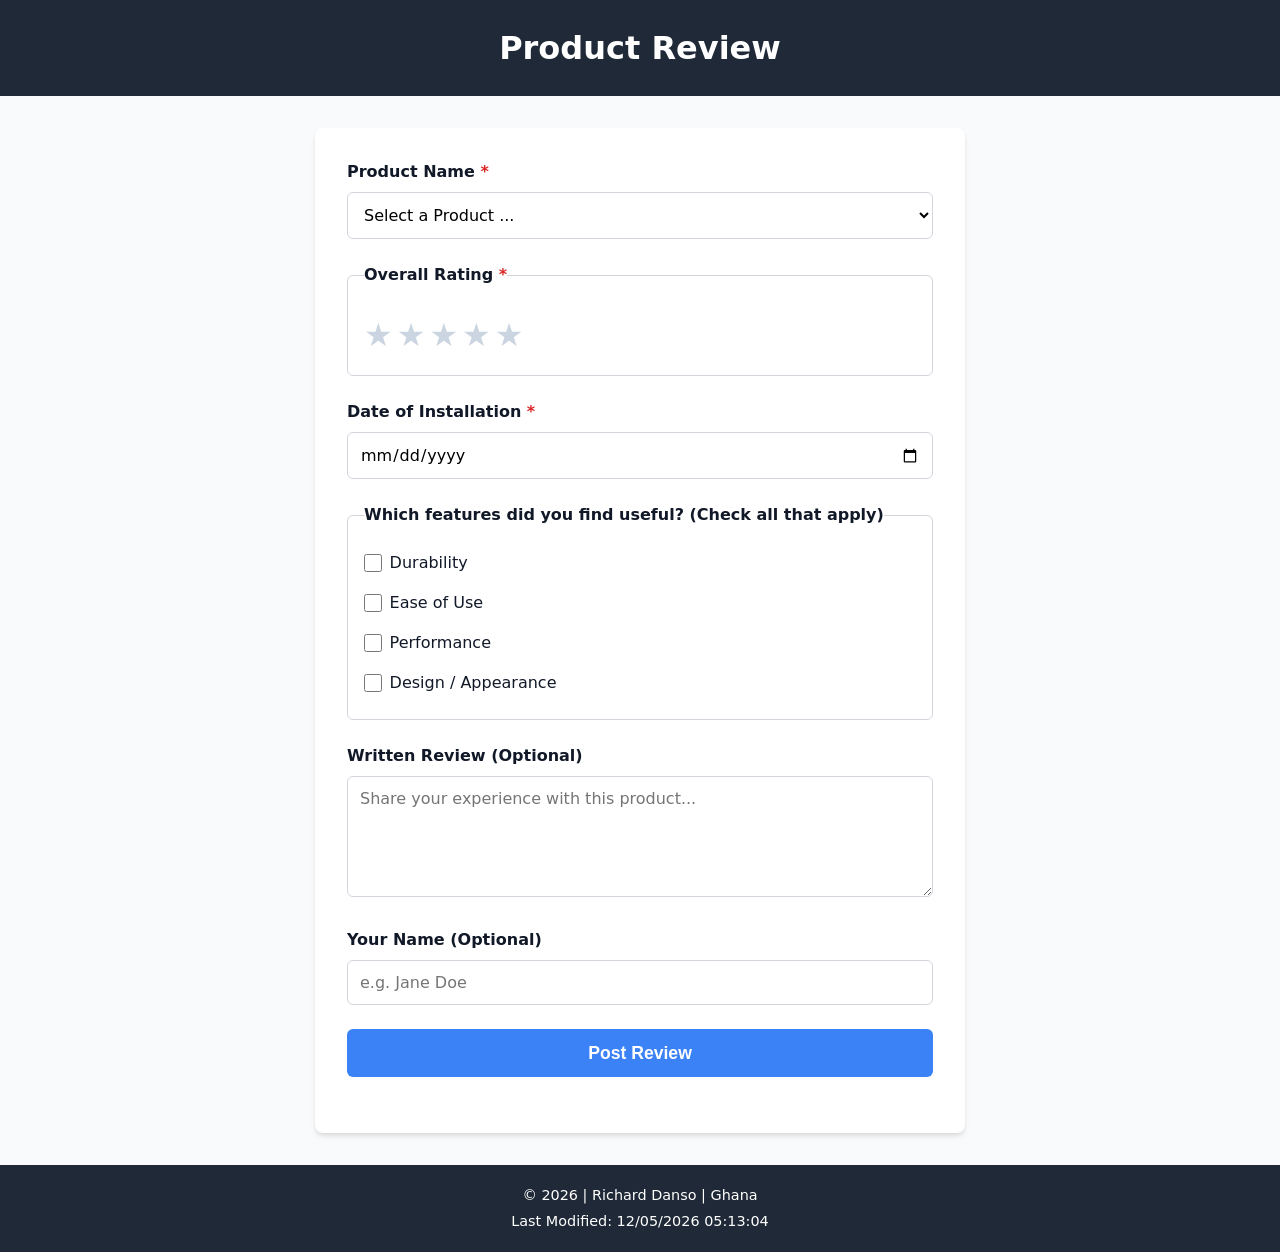
<file: form.html>
<!DOCTYPE html>
<html lang="en">
<head>
    <meta charset="UTF-8">
    <meta name="viewport" content="width=device-width, initial-scale=1.0">
    <title>Product Review Form</title>
    <meta name="description" content="Product review form page for submitting product ratings and customer feedback.">
    <meta name="author" content="Richard Danso">
    <link rel="stylesheet" href="styles/form.css">
    <script src="scripts/form.js" defer></script>
</head>
<body>
    <header>
        <h1>Product Review</h1>
    </header>

    <main>
        <form action="review.html" method="get" class="review-form">
            <!-- Product Name -->
            <div class="form-item">
                <label for="product-select">Product Name <span class="required">*</span></label>
                <select id="product-select" name="productName" required>
                    <option value="" disabled selected>Select a Product ...</option>
                </select>
            </div>

            <!-- Overall Rating -->
            <fieldset class="form-item rating-fieldset">
                <legend>Overall Rating <span class="required">*</span></legend>
                <div class="star-rating">
                    <input type="radio" id="star5" name="rating" value="5" required>
                    <label for="star5" title="5 stars">&#9733;</label>

                    <input type="radio" id="star4" name="rating" value="4" required>
                    <label for="star4" title="4 stars">&#9733;</label>

                    <input type="radio" id="star3" name="rating" value="3" required>
                    <label for="star3" title="3 stars">&#9733;</label>

                    <input type="radio" id="star2" name="rating" value="2" required>
                    <label for="star2" title="2 stars">&#9733;</label>

                    <input type="radio" id="star1" name="rating" value="1" required>
                    <label for="star1" title="1 star">&#9733;</label>
                </div>
            </fieldset>

            <!-- Date of Installation -->
            <div class="form-item">
                <label for="install-date">Date of Installation <span class="required">*</span></label>
                <input type="date" id="install-date" name="installDate" required>
            </div>

            <!-- Useful Features -->
            <fieldset class="form-item">
                <legend>Which features did you find useful? (Check all that apply)</legend>
                <div class="checkbox-group">
                    <label for="feature-durability">
                        <input type="checkbox" id="feature-durability" name="features" value="durability">
                        Durability
                    </label>
                    <label for="feature-ease">
                        <input type="checkbox" id="feature-ease" name="features" value="easeOfUse">
                        Ease of Use
                    </label>
                    <label for="feature-performance">
                        <input type="checkbox" id="feature-performance" name="features" value="performance">
                        Performance
                    </label>

                    <label for="feature-design">
                        <input type="checkbox" id="feature-design" name="features" value="design">
                        Design / Appearance
                    </label>
                </div>
            </fieldset>

            <!-- Written Review -->
            <div class="form-item">
                <label for="written-review">Written Review (Optional)</label>
                <textarea id="written-review" name="writtenReview" rows="5" placeholder="Share your experience with this product..."></textarea>
            </div>

            <!-- User Name -->
            <div class="form-item">
                <label for="user-name">Your Name (Optional)</label>
                <input type="text" id="user-name" name="userName" placeholder="e.g. Jane Doe">
            </div>

            <!-- Submit Button -->
            <div class="form-item">
                <input type="submit" value="Post Review" class="submit-btn">
            </div>
        </form>
    </main>

    <footer>
        <p>&copy; <span id="currentyear"></span> | Richard Danso | Ghana</p>
        <p id="lastModified"></p>
    </footer>
</body>
</html>
</file>
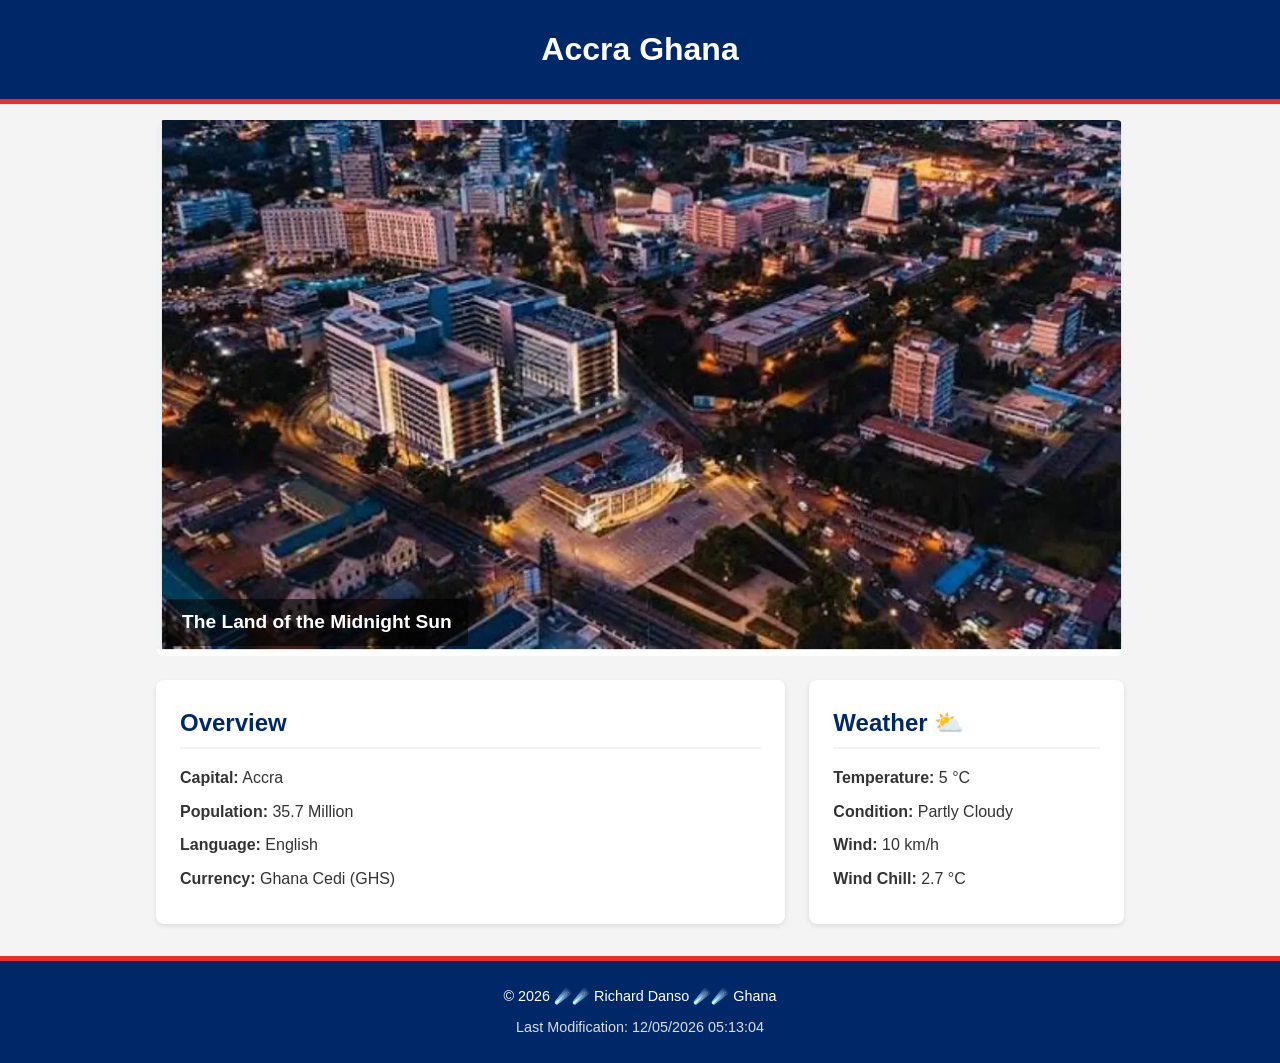
<file: place.html>
<!DOCTYPE html>
<html lang="en">
<head>
    <meta charset="UTF-8">
    <meta name="viewport" content="width=device-width, initial-scale=1.0">
    <title>Explore  Ghana | Country Page</title>
    <meta name="description" content="W03 Assignment - Country Page featuring Ghana layout, facts, and weather data.">
    <link rel="stylesheet" href="styles/place.css">
    <script src="scripts/place.js" defer></script>
</head>
<body>
    <header>
        <h1>Accra Ghana</h1>
    </header>

    <main>
        <div class="hero">
            <!-- Utilizing picture element with srcset and WebP format -->
            <picture>
                <source srcset="images/Accra.webp" media="(min-width: 600px)">
                <img src="images/Accra.webp" alt="Beautiful Accra skyline under daylight" loading="lazy">
            </picture>
            <h2 class="hero-title">The Land of the Midnight Sun</h2>
        </div>

        <section class="info-card">
            <h2>Overview</h2>
            <ul>
                <li><strong>Capital:</strong> Accra</li>
                <li><strong>Population:</strong> 35.7 Million</li>
                <li><strong>Language:</strong> English</li>
                <li><strong>Currency:</strong> Ghana Cedi (GHS)</li>
            </ul>
        </section>

        <section class="weather-card">
            <!-- The pseudo-element will attach the icon right after this heading in desktop view -->
            <h2 class="weather-heading">Weather </h2>
            <div class="weather-info">
                <!-- Mobile SVG Weather Icon -->
                <div class="weather-icon-container">
                    <svg class="mobile-weather-icon" xmlns="http://www.w3.org/2000/svg" viewBox="0 -960 960 960" width="48" height="48">
                        <path d="M480-160q-100 0-170-70t-70-170q0-92 59.5-160T452-636q11-4 22.5-5.5t23.5-1.5q17 0 33.5 3t32.5 9q-25 36-37 78.5T515-464q0 62 31 113.5t84 81.5q-32 37-75.5 58T480-160Z"/>
                    </svg>
                </div>
                <ul>
                    <li><strong>Temperature:</strong> <span id="temp">5</span> °C</li>
                    <li><strong>Condition:</strong> Partly Cloudy</li>
                    <li><strong>Wind:</strong> <span id="wind">10</span> km/h</li>
                    <li><strong>Wind Chill:</strong> <span id="windchill"></span></li>
                </ul>
            </div>
        </section>
    </main>

   <footer>
        <p>&copy; <span id="currentyear"></span> ☄️☄️ Richard Danso ☄️☄️ Ghana</p>
        <p class="last-modified">Last Modification: <span id="lastModified"></span></p>
    </footer>
</body>
</html>
</file>
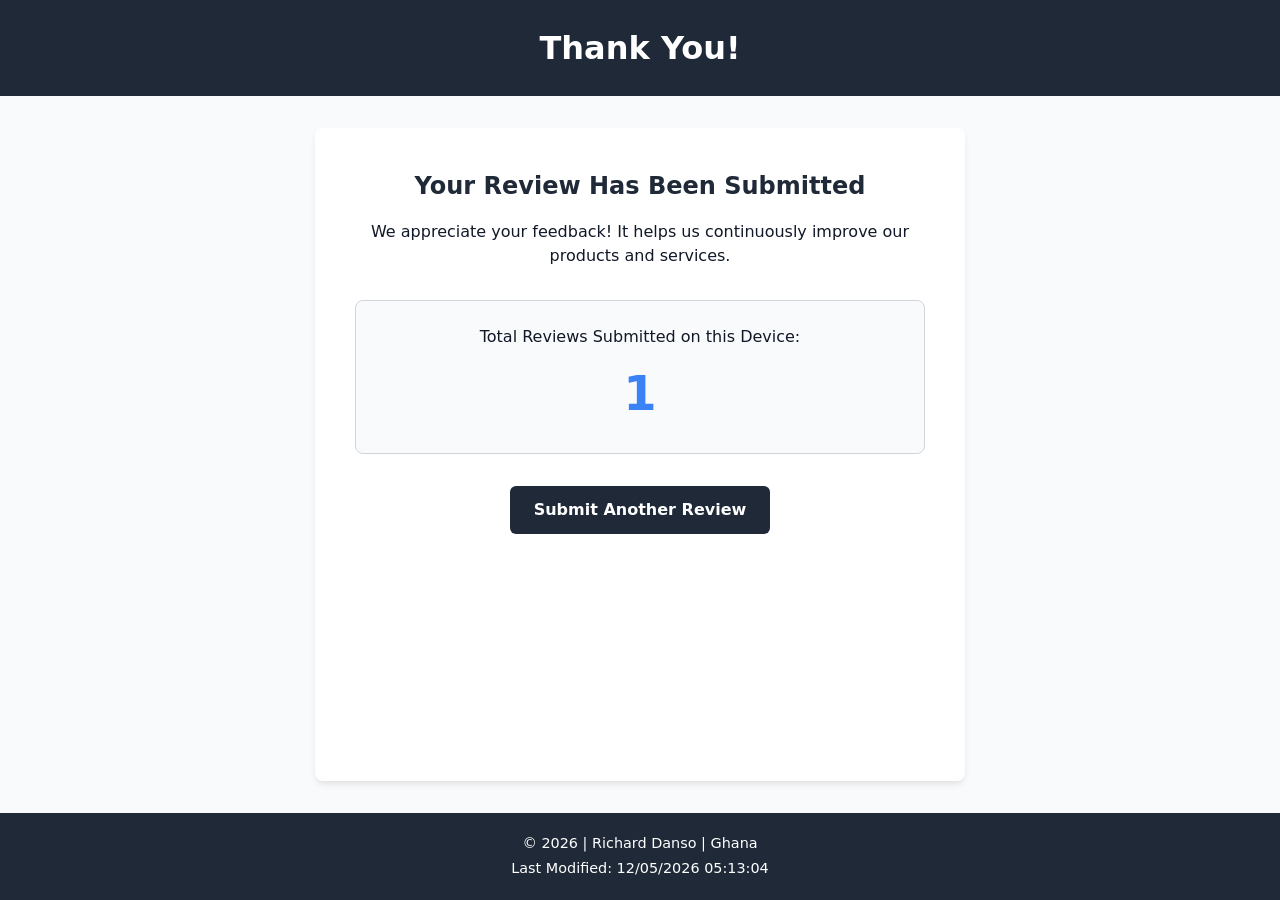
<file: review.html>
<!DOCTYPE html>
<html lang="en">
<head>
    <meta charset="UTF-8">
    <meta name="viewport" content="width=device-width, initial-scale=1.0">
    <title>Review Submitted</title>
    <meta name="description" content="Confirmation page displaying total product reviews submitted.">
    <meta name="author" content="Richard Danso">
    <link rel="stylesheet" href="styles/form.css">
    <script src="scripts/review.js" defer></script>
</head>
<body>
    <header>
        <h1>Thank You!</h1>
    </header>

    <main class="confirmation-container">
        <h2>Your Review Has Been Submitted</h2>
        <p>We appreciate your feedback! It helps us continuously improve our products and services.</p>

        <div class="counter-card">
            <p>Total Reviews Submitted on this Device:</p>
            <span id="review-counter" class="counter-number">0</span>
        </div>

        <a href="form.html" class="back-link">Submit Another Review</a>
    </main>

    <footer>
        <p>&copy; <span id="currentyear"></span> | Richard Danso | Ghana</p>
        <p id="lastModified"></p>
    </footer>
</body>
</html>
</file>
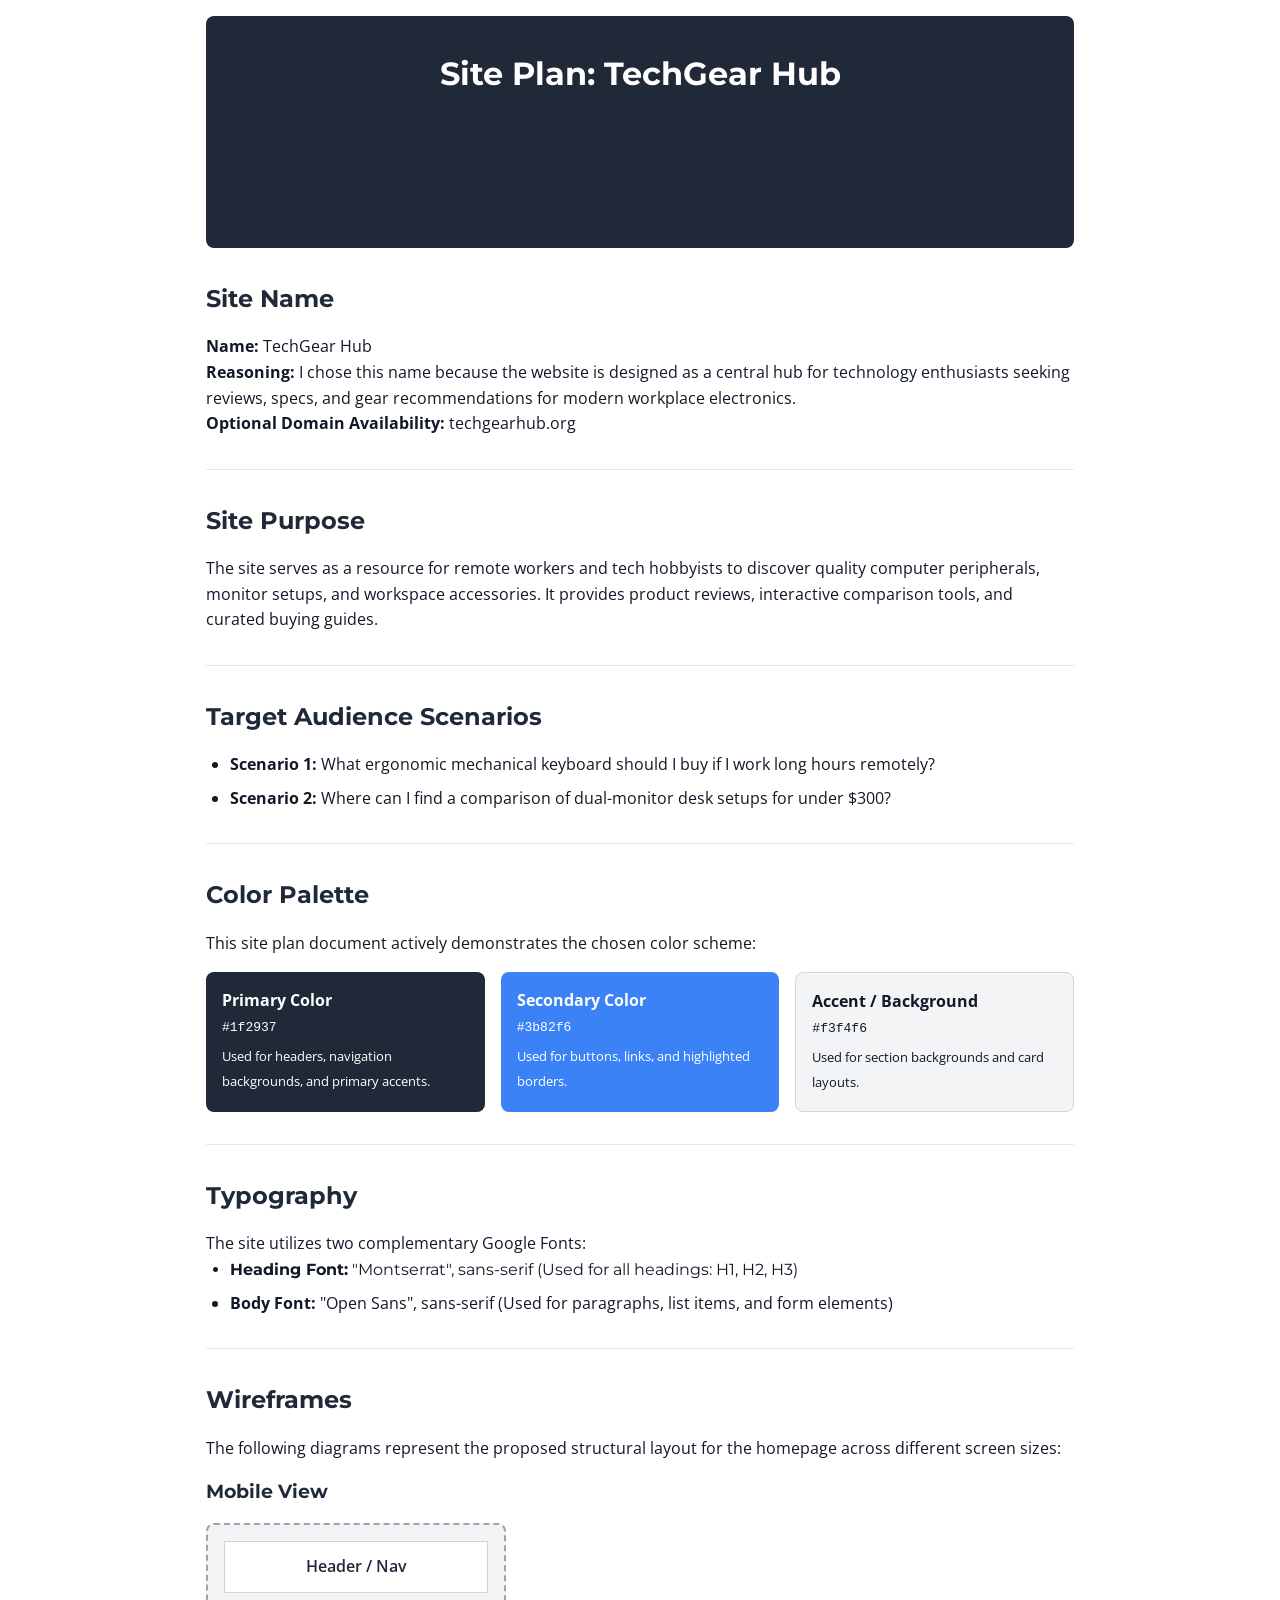
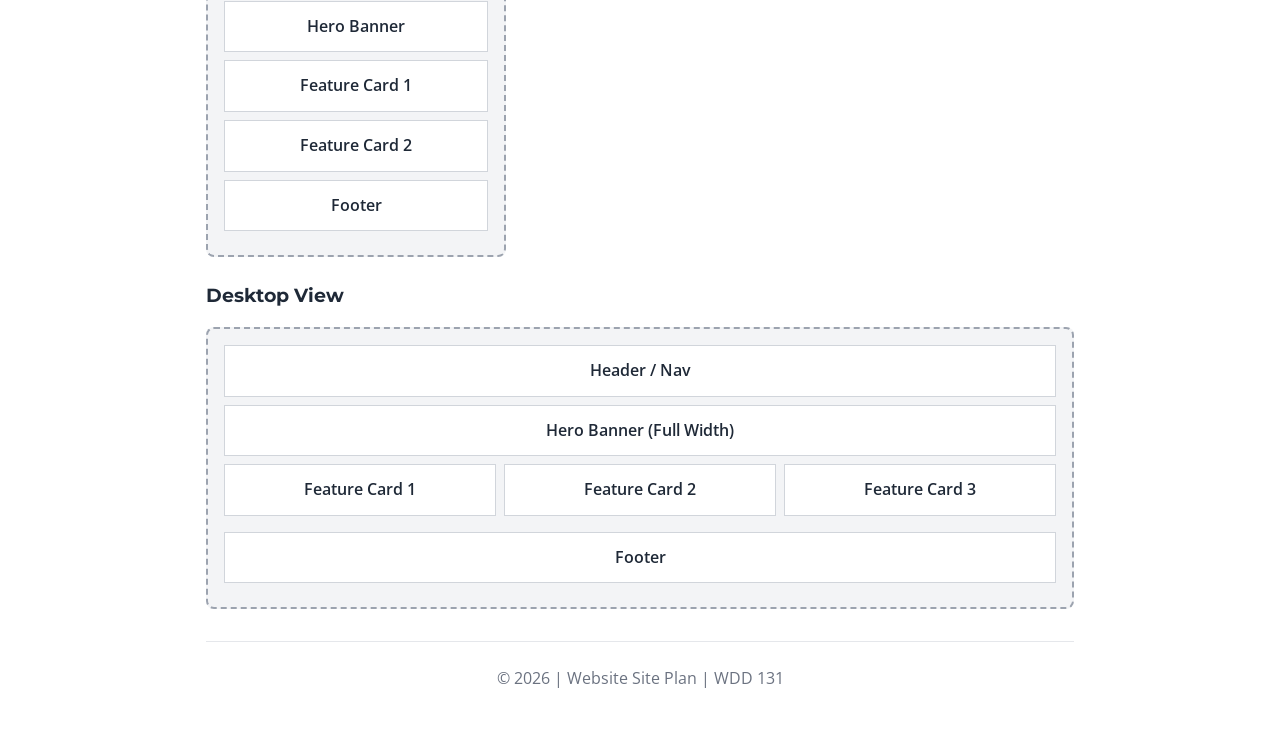
<file: siteplan.html>
<!DOCTYPE html>
<html lang="en">
<head>
    <meta charset="UTF-8">
    <meta name="viewport" content="width=device-width, initial-scale=1.0">
    <title>Website Site Plan</title>
    <meta name="description" content="Site plan document for the final project in WDD 131.">
    <meta name="author" content="Your Name">
    <link rel="stylesheet" href="styles/siteplan.css">
    <!-- Google Fonts for typography demonstration -->
    <link rel="preconnect" href="https://fonts.googleapis.com">
    <link rel="preconnect" href="https://fonts.gstatic.com" crossorigin>
    <link href="https://fonts.googleapis.com/css2?family=Montserrat:wght@600;700&family=Open+Sans:wght@400;600&display=swap" rel="stylesheet">
</head>
<body>
    <header>
        <h1>Site Plan: TechGear Hub</h1>
        <h2>Your Name</h2>
        <h2>WDD 131</h2>
    </header>

    <main>
        <!-- Site Name Section -->
        <section>
            <h2>Site Name</h2>
            <p><strong>Name:</strong> TechGear Hub</p>
            <p><strong>Reasoning:</strong> I chose this name because the website is designed as a central hub for technology enthusiasts seeking reviews, specs, and gear recommendations for modern workplace electronics.</p>
            <p><strong>Optional Domain Availability:</strong> techgearhub.org</p>
        </section>

        <hr>

        <!-- Site Purpose Section -->
        <section>
            <h2>Site Purpose</h2>
            <p>The site serves as a resource for remote workers and tech hobbyists to discover quality computer peripherals, monitor setups, and workspace accessories. It provides product reviews, interactive comparison tools, and curated buying guides.</p>
        </section>

        <hr>

        <!-- Scenarios Section -->
        <section>
            <h2>Target Audience Scenarios</h2>
            <ul>
                <li><strong>Scenario 1:</strong> What ergonomic mechanical keyboard should I buy if I work long hours remotely?</li>
                <li><strong>Scenario 2:</strong> Where can I find a comparison of dual-monitor desk setups for under $300?</li>
            </ul>
        </section>

        <hr>

        <!-- Color Schema Section -->
        <section>
            <h2>Color Palette</h2>
            <p>This site plan document actively demonstrates the chosen color scheme:</p>
            <div class="color-palette">
                <div class="color-box primary">
                    <span>Primary Color</span>
                    <code>#1f2937</code>
                    <small>Used for headers, navigation backgrounds, and primary accents.</small>
                </div>
                <div class="color-box secondary">
                    <span>Secondary Color</span>
                    <code>#3b82f6</code>
                    <small>Used for buttons, links, and highlighted borders.</small>
                </div>
                <div class="color-box accent">
                    <span>Accent / Background</span>
                    <code>#f3f4f6</code>
                    <small>Used for section backgrounds and card layouts.</small>
                </div>
            </div>
        </section>

        <hr>

        <!-- Typography Section -->
        <section>
            <h2>Typography</h2>
            <p>The site utilizes two complementary Google Fonts:</p>
            <ul>
                <li class="font-heading-sample">
                    <strong>Heading Font:</strong> "Montserrat", sans-serif (Used for all headings: H1, H2, H3)
                </li>
                <li class="font-body-sample">
                    <strong>Body Font:</strong> "Open Sans", sans-serif (Used for paragraphs, list items, and form elements)
                </li>
            </ul>
        </section>

        <hr>

        <!-- Wireframes Section -->
        <section>
            <h2>Wireframes</h2>
            <p>The following diagrams represent the proposed structural layout for the homepage across different screen sizes:</p>
            
            <h3>Mobile View</h3>
            <div class="wireframe-container mobile-wf">
                <div class="wf-box header">Header / Nav</div>
                <div class="wf-box hero">Hero Banner</div>
                <div class="wf-box content">Feature Card 1</div>
                <div class="wf-box content">Feature Card 2</div>
                <div class="wf-box footer">Footer</div>
            </div>

            <h3>Desktop View</h3>
            <div class="wireframe-container desktop-wf">
                <div class="wf-box header">Header / Nav</div>
                <div class="wf-box hero">Hero Banner (Full Width)</div>
                <div class="wf-grid">
                    <div class="wf-box content">Feature Card 1</div>
                    <div class="wf-box content">Feature Card 2</div>
                    <div class="wf-box content">Feature Card 3</div>
                </div>
                <div class="wf-box footer">Footer</div>
            </div>
        </section>
    </main>

    <footer>
        <p>&copy; <span id="year"></span> | Website Site Plan | WDD 131</p>
    </footer>

    <script>
        // Set dynamic copyright year
        document.getElementById("year").textContent = new Date().getFullYear();
    </script>
</body>
</html>
</file>
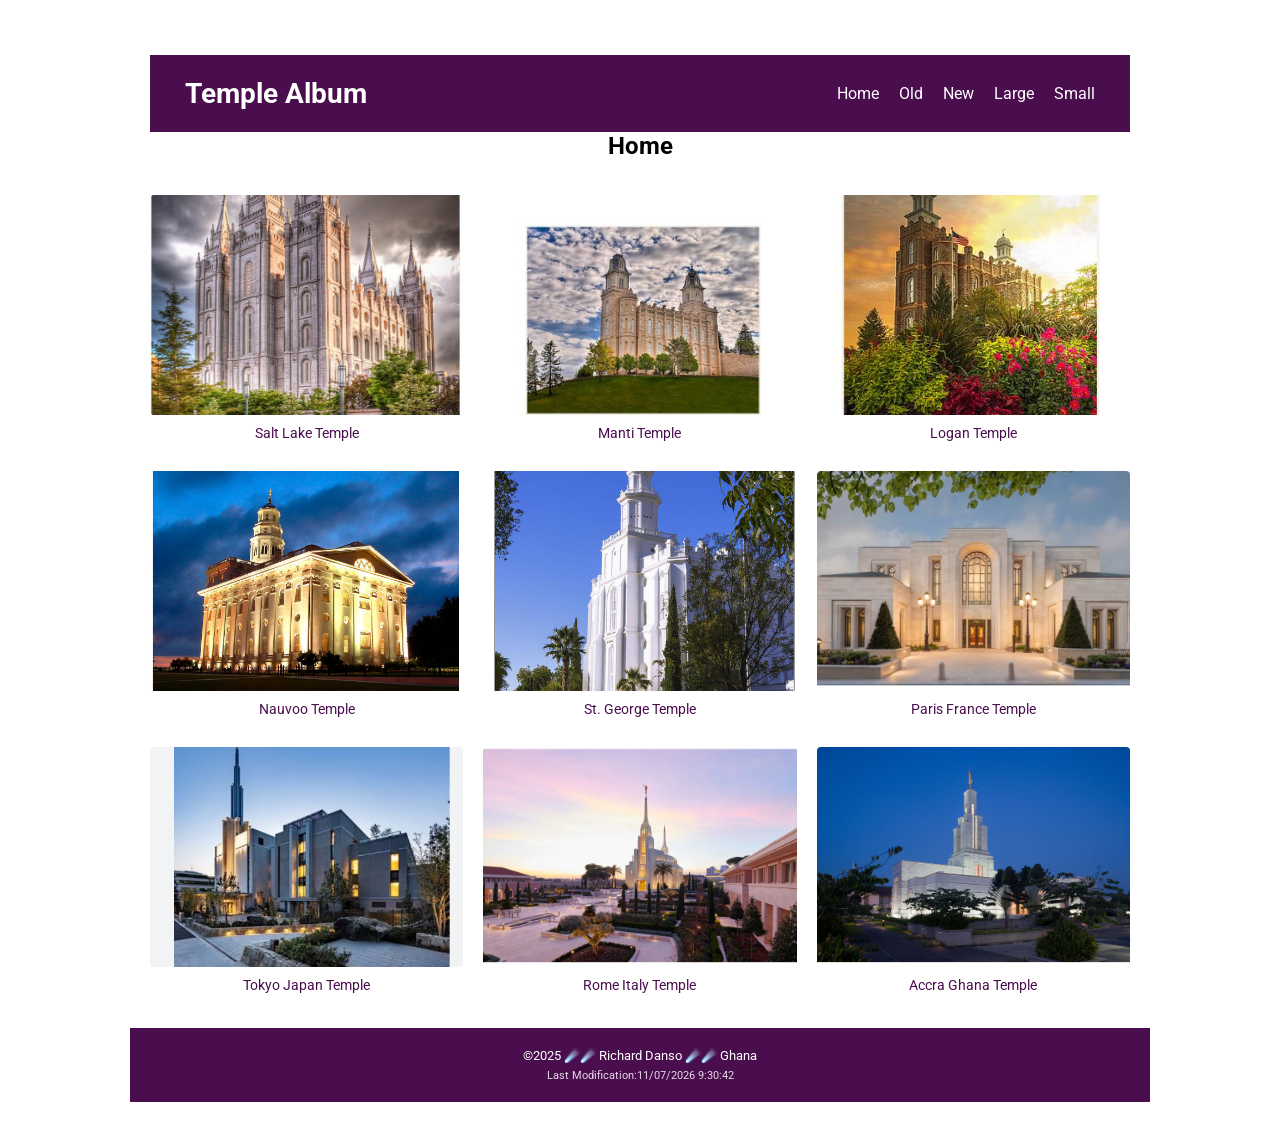
<file: temples.html>
<!DOCTYPE html>
<html lang="en">
<head>
    <meta charset="UTF-8">
    <meta name="viewport" content="width=device-width, initial-scale=1.0">
    <title>Temple Album</title>
    <meta name="description" content="A responsive album displaying images and details of various temples around the world.">
    <!-- Google Fonts -->
    <link rel="preconnect" href="https://fonts.googleapis.com">
    <link rel="preconnect" href="https://fonts.gstatic.com" crossorigin>
    <link href="https://fonts.googleapis.com/css2?family=Roboto:wght@300;400;700&display=swap" rel="stylesheet">
    <!-- External Stylesheets -->
    <link rel="stylesheet" href="styles/temples.css">
    <link rel="stylesheet" href="styles/temples-large.css" media="(min-width: 768px)">
    <!-- Deferred JavaScript File -->
    <script src="scripts/temples.js" defer></script>
</head>
<body>
    <main>
<header>
    <div class="header-container">
        <h1 class="logo">Temple Album</h1>
        <nav>
            <a href="#">Home</a>
            <a href="#">Old</a>
            <a href="#">New</a>
            <a href="#">Large</a>
            <a href="#">Small</a>
        </nav>
    </div>
</header>

<!-- The centered page title below the header -->
<h2 class="page-title">Home</h2>
        <div class="grid-container">
            <!-- 9 Figure element placeholders -->
            <figure>
                <img src="images/Salt Lake Temple.png" alt="Placeholder Temple Image" width="400" height="250" loading="lazy">
                <figcaption>Salt Lake Temple</figcaption>
            </figure>
            <figure>
                <img src="images/Manti Temple.png" alt="Placeholder Temple Image" width="400" height="250" loading="lazy">
                <figcaption>Manti Temple</figcaption>
            </figure>
            <figure>
                <img src="images/Logan Temple.png" alt="Placeholder Temple Image" width="400" height="250" loading="lazy">
                <figcaption>Logan Temple</figcaption>
            </figure>
            <figure>
                <img src="images/Nauvoo Temple.png" alt="Placeholder Temple Image" width="400" height="250" loading="lazy">
                <figcaption>Nauvoo Temple</figcaption>
            </figure>
            <figure>
                <img src="images/St. George Temple.png" alt="Placeholder Temple Image" width="400" height="250" loading="lazy">
                <figcaption>St. George Temple</figcaption>
            </figure>
            <figure>
                <img src="images/Paris France Temple.png" alt="Placeholder Temple Image" width="400" height="250" loading="lazy">
                <figcaption>Paris France Temple</figcaption>
            </figure>
            <figure>
                <img src="images/Tokyo Japan Temple.png" alt="Placeholder Temple Image" width="400" height="250" loading="lazy">
                <figcaption>Tokyo Japan Temple</figcaption>
            </figure>
            <figure>
                <img src="images/Rome Italy Temple.png" alt="Placeholder Temple Image" width="400" height="250" loading="lazy">
                <figcaption>Rome Italy Temple</figcaption>
            </figure>
            <figure>
                <img src="images/Accra Ghana Temple.png" alt="Placeholder Temple Image" width="400" height="250" loading="lazy">
                <figcaption>Accra Ghana Temple</figcaption>
            </figure>
        </div>
    </main>

  <footer>
        <p>&copy;2025 ☄️☄️ Richard Danso ☄️☄️  Ghana</p>
        <p class="last-modified">Last Modification:11/07/2026 9:30:42</p>
    </footer>

</body>
</html>
</file>
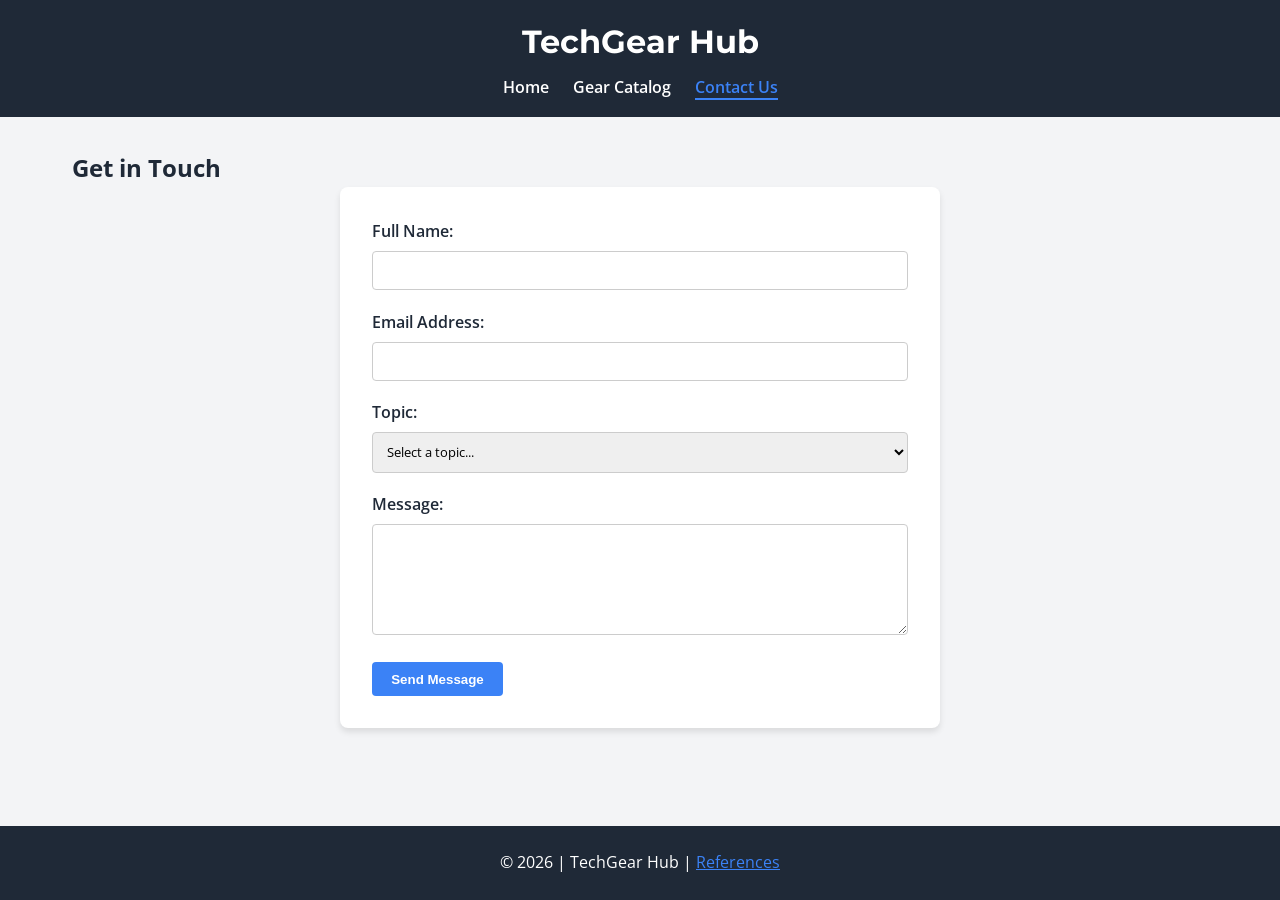
<file: project/contact.html>
<!DOCTYPE html>
<html lang="en">
<head>
    <meta charset="UTF-8">
    <meta name="viewport" content="width=device-width, initial-scale=1.0">
    <title>TechGear Hub | Contact Us</title>
    <meta name="description" content="Contact TechGear Hub for gear suggestions or assistance.">
    <meta name="author" content="Richard Danso">
    <link rel="stylesheet" href="styles/main.css">
    <link rel="preconnect" href="https://fonts.googleapis.com">
    <link rel="preconnect" href="https://fonts.gstatic.com" crossorigin>
    <link href="https://fonts.googleapis.com/css2?family=Montserrat:wght@600;700&family=Open+Sans:wght@400;600&display=swap" rel="stylesheet">
    <script src="scripts/main.js" defer></script>
</head>
<body>
    <header>
        <h1>TechGear Hub</h1>
        <nav>
            <ul>
                <li><a href="index.html">Home</a></li>
                <li><a href="products.html">Gear Catalog</a></li>
                <li><a href="contact.html" class="active">Contact Us</a></li>
            </ul>
        </nav>
    </header>

    <main>
        <h2>Get in Touch</h2>

        <form id="contact-form">
            <div class="form-group">
                <label for="name">Full Name:</label>
                <input type="text" id="name" name="name" required>
            </div>

            <div class="form-group">
                <label for="email">Email Address:</label>
                <input type="email" id="email" name="email" required>
            </div>

            <div class="form-group">
                <label for="subject">Topic:</label>
                <select id="subject" name="subject" required>
                    <option value="">Select a topic...</option>
                    <option value="Review Request">Review Request</option>
                    <option value="Setup Advice">Setup Advice</option>
                    <option value="General Question">General Question</option>
                </select>
            </div>

            <div class="form-group">
                <label for="message">Message:</label>
                <textarea id="message" name="message" rows="5" required></textarea>
            </div>

            <button type="submit">Send Message</button>
        </form>

        <div id="form-feedback" style="margin-top: 1.5rem; text-align: center; font-weight: 600;"></div>
    </main>

    <footer>
        <p>&copy; <span id="year"></span> | TechGear Hub | <a href="references.html">References</a></p>
    </footer>
</body>
</html>
</file>
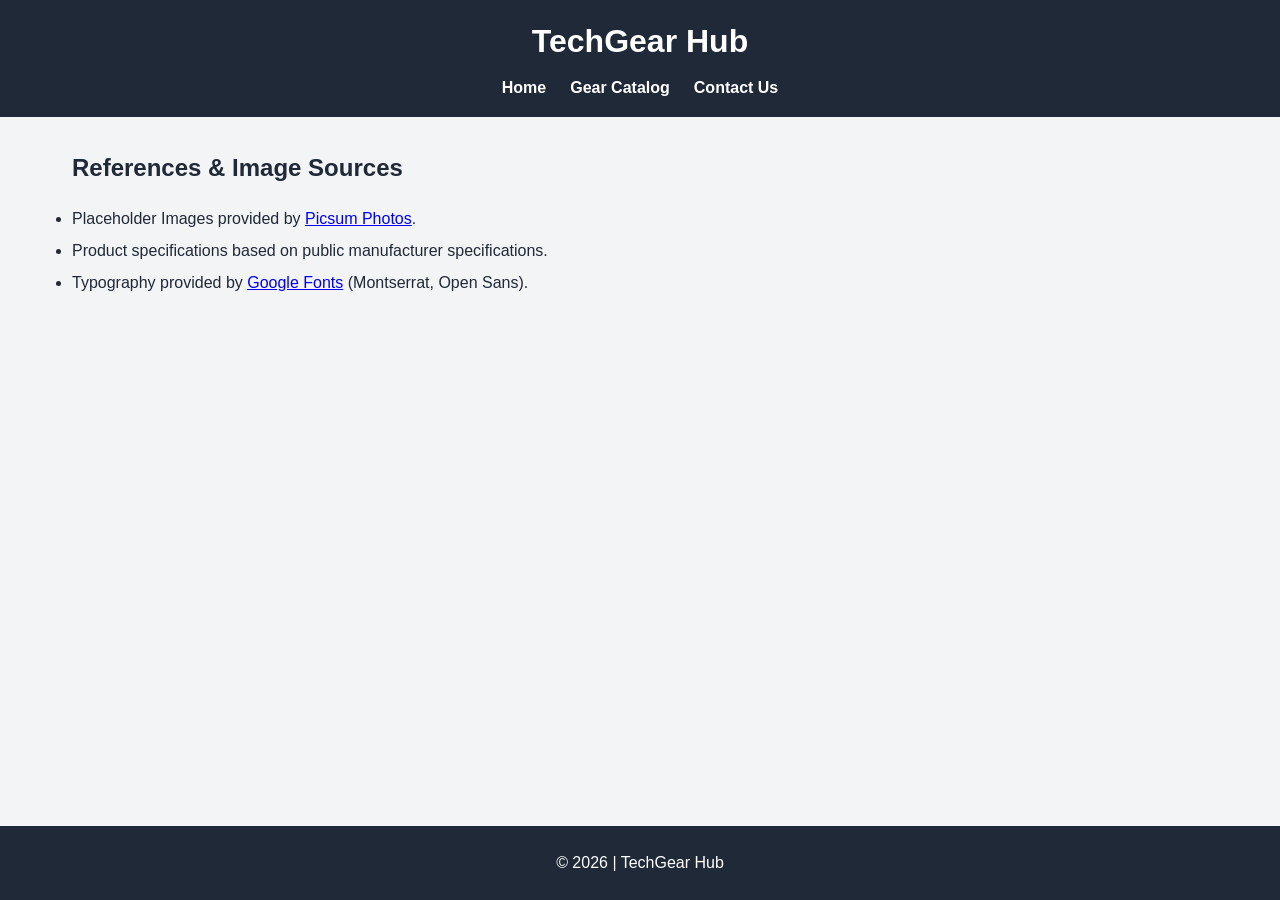
<file: project/references.html>
<!DOCTYPE html>
<html lang="en">
<head>
    <meta charset="UTF-8">
    <meta name="viewport" content="width=device-width, initial-scale=1.0">
    <title>TechGear Hub | References</title>
    <meta name="description" content="Reference page for TechGear Hub images and resources.">
    <meta name="author" content="Richard Danso">
    <link rel="stylesheet" href="styles/main.css">
</head>
<body>
    <header>
        <h1>TechGear Hub</h1>
        <nav>
            <ul>
                <li><a href="index.html">Home</a></li>
                <li><a href="products.html">Gear Catalog</a></li>
                <li><a href="contact.html">Contact Us</a></li>
            </ul>
        </nav>
    </header>

    <main>
        <h2>References & Image Sources</h2>
        <ul style="margin-top: 1rem; line-height: 2;">
            <li>Placeholder Images provided by <a href="https://picsum.photos" target="_blank">Picsum Photos</a>.</li>
            <li>Product specifications based on public manufacturer specifications.</li>
            <li>Typography provided by <a href="https://fonts.google.com" target="_blank">Google Fonts</a> (Montserrat, Open Sans).</li>
        </ul>
    </main>

    <footer>
        <p>&copy; <span id="year">2026</span> | TechGear Hub</p>
    </footer>
</body>
</html>
</file>
<file: styles/form.css>
/* Color Palette & Global Variables */
:root {
    --primary-color: #1f2937;
    --secondary-color: #3b82f6;
    --accent-color: #f59e0b;
    --bg-color: #f9fafb;
    --card-bg: #ffffff;
    --text-color: #111827;
    --border-color: #d1d5db;
    --font-main: system-ui, -apple-system, BlinkMacSystemFont, 'Segoe UI', Roboto, Oxygen, Ubuntu, Cantarell, sans-serif;
}

* {
    box-sizing: border-box;
    margin: 0;
    padding: 0;
}

body {
    font-family: var(--font-main);
    background-color: var(--bg-color);
    color: var(--text-color);
    line-height: 1.5;
    display: flex;
    flex-direction: column;
    min-height: 100vh;
}

header {
    background-color: var(--primary-color);
    color: #ffffff;
    text-align: center;
    padding: 1.5rem 1rem;
}

main {
    flex: 1;
    max-width: 650px;
    width: 90%;
    margin: 2rem auto;
}

/* Form Styles */
.review-form {
    background-color: var(--card-bg);
    padding: 2rem;
    border-radius: 8px;
    box-shadow: 0 4px 6px -1px rgba(0, 0, 0, 0.1), 0 2px 4px -1px rgba(0, 0, 0, 0.06);
}

.form-item {
    margin-bottom: 1.5rem;
}

label, legend {
    display: block;
    font-weight: 600;
    margin-bottom: 0.5rem;
}

.required {
    color: #dc2626;
}

input[type="text"],
input[type="date"],
select,
textarea {
    width: 100%;
    padding: 0.75rem;
    border: 1px solid var(--border-color);
    border-radius: 6px;
    font-size: 1rem;
    font-family: inherit;
    background-color: #ffffff;
}

input[type="text"]:focus,
input[type="date"]:focus,
select:focus,
textarea:focus {
    outline: 2px solid var(--secondary-color);
    border-color: transparent;
}

fieldset {
    border: 1px solid var(--border-color);
    border-radius: 6px;
    padding: 1rem;
}

/* Interactive Star Rating (CSS Flex Direction Reverse Trick) */
.star-rating {
    display: flex;
    flex-direction: row-reverse;
    justify-content: flex-end;
    gap: 0.25rem;
    font-size: 2rem;
}

.star-rating input[type="radio"] {
    display: none;
}

.star-rating label {
    color: #cbd5e1;
    cursor: pointer;
    transition: color 0.2s ease;
    margin-bottom: 0;
}

.star-rating label:hover,
.star-rating label:hover ~ label,
.star-rating input[type="radio"]:checked ~ label {
    color: var(--accent-color);
}

/* Checkboxes Layout */
.checkbox-group {
    display: flex;
    flex-direction: column;
    gap: 0.5rem;
}

.checkbox-group label {
    font-weight: normal;
    display: flex;
    align-items: center;
    gap: 0.5rem;
    cursor: pointer;
}

.checkbox-group input[type="checkbox"] {
    width: 1.1rem;
    height: 1.1rem;
    accent-color: var(--secondary-color);
}

/* Submit Button */
.submit-btn {
    width: 100%;
    padding: 0.85rem;
    background-color: var(--secondary-color);
    color: #ffffff;
    border: none;
    border-radius: 6px;
    font-size: 1.1rem;
    font-weight: 600;
    cursor: pointer;
    transition: background-color 0.2s ease;
}

.submit-btn:hover {
    background-color: #2563eb;
}

/* Confirmation Page Layout */
.confirmation-container {
    text-align: center;
    background-color: var(--card-bg);
    padding: 2.5rem;
    border-radius: 8px;
    box-shadow: 0 4px 6px -1px rgba(0, 0, 0, 0.1);
}

.confirmation-container h2 {
    color: var(--primary-color);
    margin-bottom: 1rem;
}

.counter-card {
    background-color: var(--bg-color);
    border: 1px solid var(--border-color);
    padding: 1.5rem;
    border-radius: 8px;
    margin: 2rem 0;
}

.counter-number {
    display: block;
    font-size: 3rem;
    font-weight: 700;
    color: var(--secondary-color);
    margin-top: 0.5rem;
}

.back-link {
    display: inline-block;
    padding: 0.75rem 1.5rem;
    background-color: var(--primary-color);
    color: #ffffff;
    text-decoration: none;
    border-radius: 6px;
    font-weight: 600;
}

.back-link:hover {
    background-color: #374151;
}

/* Footer */
footer {
    background-color: var(--primary-color);
    color: #ffffff;
    text-align: center;
    padding: 1rem;
    font-size: 0.9rem;
    margin-top: auto;
}

footer p {
    margin: 0.25rem 0;
}
</file>
<file: styles/place.css>
/* Global CSS Variables */
:root {
    --primary-color: #002868; /* Norway blue */
    --secondary-color: #EF2B2D; /* Norway red */
    --text-color: #333333;
    --bg-light: #F4F4F4;
    --white: #FFFFFF;
    --font-family: 'Segoe UI', Tahoma, Geneva, Verdana, sans-serif;
}

* {
    box-sizing: border-box;
    margin: 0;
    padding: 0;
}

body {
    font-family: var(--font-family);
    color: var(--text-color);
    background-color: var(--bg-light);
    line-height: 1.6;
}

header {
    background-color: var(--primary-color);
    color: var(--white);
    padding: 1.5rem;
    text-align: center;
    border-bottom: 5px solid var(--secondary-color);
}

main {
    max-width: 1000px;
    margin: 1rem auto;
    padding: 0 1rem;
    display: flex;
    flex-direction: column;
    gap: 1.5rem;
}

.hero {
    position: relative;
    border-radius: 8px;
    overflow: hidden;
}

.hero img {
    width: 100%;
    height: auto;
    display: block;
    object-fit: cover;
}

.hero-title {
    position: absolute;
    bottom: 10px;
    left: 10px;
    background: rgba(0, 0, 0, 0.6);
    color: var(--white);
    padding: 0.5rem 1rem;
    border-radius: 4px;
    font-size: 1.2rem;
}

.info-card, .weather-card {
    background: var(--white);
    padding: 1.5rem;
    border-radius: 8px;
    box-shadow: 0 2px 5px rgba(0,0,0,0.1);
}

.info-card h2, .weather-card h2 {
    color: var(--primary-color);
    margin-bottom: 1rem;
    border-bottom: 2px solid var(--bg-light);
    padding-bottom: 0.3rem;
}

ul {
    list-style: none;
}

li {
    margin-bottom: 0.5rem;
}

/* Default Mobile Weather Icon */
.mobile-weather-icon {
    fill: var(--primary-color);
}

footer {
    background-color: var(--primary-color);
    color: var(--white);
    text-align: center;
    padding: 1.5rem;
    margin-top: 2rem;
    font-size: 0.9rem;
    border-top: 5px solid var(--secondary-color);
}

.last-modified {
    color: #DDDDDD;
    margin-top: 0.5rem;
}

/* --- Media Query for Desktop / Wider Views --- */
@media (min-width: 700px) {
    main {
        display: grid;
        grid-template-columns: 2fr 1fr;
        gap: 1.5rem;
    }

    .hero {
        grid-column: 1 / -1;
    }

    /* Hide the mobile SVG icon in desktop layout */
    .weather-icon-container {
        display: none;
    }

    /* Requirement: Append weather emoticon pseudo-element in wide view */
    .weather-heading::after {
        content: " ⛅";
    }
}
</file>
<file: styles/siteplan.css>
/* Color Variables */
:root {
    --primary-color: #1f2937;
    --secondary-color: #3b82f6;
    --accent-color: #f3f4f6;
    --text-color: #111827;
    --white: #ffffff;
    --font-heading: 'Montserrat', sans-serif;
    --font-body: 'Open Sans', sans-serif;
}

/* Global Reset & Typography */
* {
    box-sizing: border-box;
    margin: 0;
    padding: 0;
}

body {
    font-family: var(--font-body);
    color: var(--text-color);
    background-color: var(--white);
    line-height: 1.6;
    padding: 1rem;
    max-width: 900px;
    margin: 0 auto;
}

header {
    background-color: var(--primary-color);
    color: var(--white);
    padding: 2rem 1rem;
    text-align: center;
    border-radius: 8px;
    margin-bottom: 2rem;
}

header h1, header h2 {
    font-family: var(--font-heading);
    margin-bottom: 0.5rem;
}

h2, h3 {
    font-family: var(--font-heading);
    color: var(--primary-color);
    margin: 1rem 0;
}

hr {
    border: none;
    height: 1px;
    background-color: #e5e7eb;
    margin: 2rem 0;
}

ul {
    margin-left: 1.5rem;
    margin-bottom: 1rem;
}

li {
    margin-bottom: 0.5rem;
}

/* Color Schema Showcase */
.color-palette {
    display: flex;
    flex-wrap: wrap;
    gap: 1rem;
    margin-top: 1rem;
}

.color-box {
    flex: 1 1 200px;
    padding: 1rem;
    border-radius: 8px;
    color: var(--white);
}

.color-box.primary { background-color: var(--primary-color); }
.color-box.secondary { background-color: var(--secondary-color); }
.color-box.accent { 
    background-color: var(--accent-color); 
    color: var(--text-color);
    border: 1px solid #d1d5db;
}

.color-box span {
    display: block;
    font-weight: bold;
}

.color-box code {
    display: block;
    margin: 0.25rem 0;
}

/* Font Samples */
.font-heading-sample { font-family: var(--font-heading); }
.font-body-sample { font-family: var(--font-body); }

/* Wireframe Visual Representation */
.wireframe-container {
    background-color: var(--accent-color);
    border: 2px dashed #9ca3af;
    padding: 1rem;
    border-radius: 8px;
    margin-bottom: 1.5rem;
}

.mobile-wf { max-width: 300px; }
.desktop-wf { width: 100%; }

.wf-box {
    background-color: var(--white);
    border: 1px solid #d1d5db;
    padding: 0.75rem;
    text-align: center;
    margin-bottom: 0.5rem;
    font-weight: 600;
    color: var(--primary-color);
}

.wf-grid {
    display: grid;
    grid-template-columns: repeat(auto-fit, minmax(150px, 1fr));
    gap: 0.5rem;
    margin-bottom: 0.5rem;
}

/* Footer */
footer {
    text-align: center;
    padding: 1.5rem 0;
    margin-top: 2rem;
    border-top: 1px solid #e5e7eb;
    color: #6b7280;
}
</file>
<file: styles/temples.css>
/* --- Core Resets & Fonts --- */
* {
    box-sizing: border-box;
    margin: 0;
    padding: 0;
}

body {
    font-family: 'Roboto', 'Segoe UI', Tahoma, Geneva, Verdana, sans-serif;
    background-color: #ffffff;
    color: #333333;
    display: flex;
    flex-direction: column;
    min-height: 100vh;
}

/* --- Centered Page Bounds --- */
header, main, footer {
    width: 100%;
    max-width: 1020px;
    margin: 0 auto;
}

/* --- Header & Navigation Bar --- */
header {
    background-color: #4A0E4E; /* Precise deep royal purple */
    padding: 22px 35px;
    margin-top: 20px;
}

.header-container {
    display: flex;
    justify-content: space-between;
    align-items: center;
}

nav a {
    margin-left: 20px; /* Gives links crisp, intentional spacing */
    text-decoration: none;
    color: white;
}

.logo {
    color: #ffffff;
    font-size: 28px;
    font-weight: 700;
}

nav {
    display: flex;
}



nav a:hover {
    opacity: 0.8;
}

/* --- Main Structure & Title --- */
main {
    flex: 1;
    padding: 35px 20px;
}

.page-title {
    text-align: center;
    font-size: 24px;
    font-weight: 700;
    margin-bottom: 35px;
    color: #000000;
}

/* --- Photo Grid Setup --- */
.grid-container {
    display: grid;
    grid-template-columns: repeat(3, 1fr); /* 3 crisp, equal columns */
    gap: 30px 25px; /* Spacing between grid cells */
    justify-items: center;
}

figure {
    display: flex;
    flex-direction: column;
    align-items: center;
    width: 100%;
    text-align: center;
}

figure img {
    width: 100%;
    height: auto;
    max-width: 320px; /* Perfectly scales images to match layout bounds */
    display: block;
    object-fit: cover;
}

figcaption {
    color: #4A0E4E; /* Dark purple matching theme text */
    margin-top: 10px;
    font-size: 14px;
    font-weight: 400;
}

/* --- Footer Styling --- */
footer {
    background-color: #4A0E4E;
    color: #ffffff;
    text-align: center;
    padding: 16px 20px;
    margin-bottom: 20px;
    font-size: 13px;
    line-height: 1.5;
}

footer p {
    margin: 2px 0;
}

.last-modified {
    font-size: 11px;
    opacity: 0.85;
}

.grid-container {
    display: grid;
    grid-template-columns: repeat(3, 1fr);
    gap: 30px 20px;
    align-items: start; /* Keeps rows vertically aligned at the top */
}

.grid-container figure {
    width: 100%;
    display: flex;
    flex-direction: column;
    align-items: center;
}

.grid-container figure img {
    width: 100%;
    max-width: 320px;   /* Limits maximum width */
    height: 220px;      /* FORCES identical height across all photos */
    object-fit: cover;  /* Crops cleanly so images don't look squished */
    border-radius: 4px; /* Optional clean edge */
}

.grid-container figcaption {
    margin-top: 10px;
    font-size: 14px;
    text-align: center;
}
</file>
<file: styles/temples-large.css>
/* --- Core Resets & Fonts --- */
* {
    box-sizing: border-box;
    margin: 0;
    padding: 0;
}

body {
    font-family: 'Roboto', 'Segoe UI', Tahoma, Geneva, Verdana, sans-serif;
    background-color: #ffffff;
    color: #333333;
    display: flex;
    flex-direction: column;
    min-height: 100vh;
}

/* --- Centered Page Bounds --- */
header, main, footer {
    width: 100%;
    max-width: 1020px;
    margin: 0 auto;
}

/* --- Header & Navigation Bar --- */
header {
    background-color: #4A0E4E; /* Precise deep royal purple */
    padding: 22px 35px;
    margin-top: 20px;
}

.header-container {
    display: flex;
    justify-content: space-between;
    align-items: center;
}

nav a {
    margin-left: 20px; /* Gives links crisp, intentional spacing */
    text-decoration: none;
    color: white;
}

.logo {
    color: #ffffff;
    font-size: 28px;
    font-weight: 700;
}

nav {
    display: flex;
}



nav a:hover {
    opacity: 0.8;
}

/* --- Main Structure & Title --- */
main {
    flex: 1;
    padding: 35px 20px;
}

.page-title {
    text-align: center;
    font-size: 24px;
    font-weight: 700;
    margin-bottom: 35px;
    color: #000000;
}

/* --- Photo Grid Setup --- */
.grid-container {
    display: grid;
    grid-template-columns: repeat(3, 1fr); /* 3 crisp, equal columns */
    gap: 30px 25px; /* Spacing between grid cells */
    justify-items: center;
}

figure {
    display: flex;
    flex-direction: column;
    align-items: center;
    width: 100%;
    text-align: center;
}

figure img {
    width: 100%;
    height: auto;
    max-width: 320px; /* Perfectly scales images to match layout bounds */
    display: block;
    object-fit: cover;
}

figcaption {
    color: #4A0E4E; /* Dark purple matching theme text */
    margin-top: 10px;
    font-size: 14px;
    font-weight: 400;
}

/* --- Footer Styling --- */
footer {
    background-color: #4A0E4E;
    color: #ffffff;
    text-align: center;
    padding: 16px 20px;
    margin-bottom: 20px;
    font-size: 13px;
    line-height: 1.5;
}

footer p {
    margin: 2px 0;
}

.last-modified {
    font-size: 11px;
    opacity: 0.85;
}

.grid-container {
    display: grid;
    grid-template-columns: repeat(3, 1fr);
    gap: 30px 20px;
    align-items: start; /* Keeps rows vertically aligned at the top */
}

.grid-container figure {
    width: 100%;
    display: flex;
    flex-direction: column;
    align-items: center;
}

.grid-container figure img {
    width: 100%;
    max-width: 320px;   /* Limits maximum width */
    height: 220px;      /* FORCES identical height across all photos */
    object-fit: cover;  /* Crops cleanly so images don't look squished */
    border-radius: 4px; /* Optional clean edge */
}

.grid-container figcaption {
    margin-top: 10px;
    font-size: 14px;
    text-align: center;
}
</file>
<file: project/styles/main.css>
/* Color Variables based on Site Plan */
:root {
    --primary-color: #1f2937;
    --secondary-color: #3b82f6;
    --background-color: #f3f4f6;
    --text-color: #1f2937;
    --card-bg: #ffffff;
    --heading-font: 'Montserrat', sans-serif;
    --body-font: 'Open Sans', sans-serif;
}

* {
    box-sizing: border-box;
    margin: 0;
    padding: 0;
}

body {
    font-family: var(--body-font);
    background-color: var(--background-color);
    color: var(--text-color);
    line-height: 1.6;
    display: flex;
    flex-direction: column;
    min-height: 100vh;
}

/* Header & Nav */
header {
    background-color: var(--primary-color);
    color: white;
    padding: 1rem 2rem;
    display: flex;
    flex-direction: column;
    align-items: center;
}

header h1 {
    font-family: var(--heading-font);
    margin-bottom: 0.5rem;
}

nav ul {
    list-style: none;
    display: flex;
    gap: 1.5rem;
}

nav a {
    color: white;
    text-decoration: none;
    font-weight: 600;
}

nav a:hover, nav a.active {
    color: var(--secondary-color);
    border-bottom: 2px solid var(--secondary-color);
}

/* Hero Section */
.hero {
    background: linear-gradient(rgba(31, 41, 55, 0.7), rgba(31, 41, 55, 0.7)), url('https://picsum.photos/1200/400?tech') center/cover;
    color: white;
    text-align: center;
    padding: 4rem 1rem;
}

.hero h2 {
    font-family: var(--heading-font);
    font-size: 2.5rem;
    margin-bottom: 1rem;
}

/* Layout Grid */
main {
    flex: 1;
    padding: 2rem;
    max-width: 1200px;
    margin: 0 auto;
    width: 100%;
}

.product-grid {
    display: grid;
    grid-template-columns: repeat(auto-fit, minmax(280px, 1fr));
    gap: 1.5rem;
    margin-top: 1.5rem;
}

.card {
    background: var(--card-bg);
    border-radius: 8px;
    padding: 1.5rem;
    box-shadow: 0 4px 6px rgba(0,0,0,0.1);
    display: flex;
    flex-direction: column;
    justify-content: space-between;
}

.card img {
    width: 100%;
    height: 180px;
    object-fit: cover;
    border-radius: 4px;
    margin-bottom: 1rem;
}

.card h3 {
    font-family: var(--heading-font);
    margin-bottom: 0.5rem;
}

/* Controls / Filter Section */
.controls {
    display: flex;
    gap: 1rem;
    margin-bottom: 1.5rem;
    flex-wrap: wrap;
    align-items: center;
}

button, .btn {
    background-color: var(--secondary-color);
    color: white;
    border: none;
    padding: 0.6rem 1.2rem;
    border-radius: 4px;
    cursor: pointer;
    font-weight: 600;
    text-decoration: none;
    display: inline-block;
}

button:hover, .btn:hover {
    opacity: 0.9;
}

/* Form Styling */
form {
    background: white;
    padding: 2rem;
    border-radius: 8px;
    max-width: 600px;
    margin: 0 auto;
    box-shadow: 0 4px 6px rgba(0,0,0,0.1);
}

.form-group {
    margin-bottom: 1.2rem;
}

.form-group label {
    display: block;
    margin-bottom: 0.4rem;
    font-weight: 600;
}

.form-group input, .form-group select, .form-group textarea {
    width: 100%;
    padding: 0.6rem;
    border: 1px solid #ccc;
    border-radius: 4px;
    font-family: var(--body-font);
}

/* Footer */
footer {
    background-color: var(--primary-color);
    color: white;
    text-align: center;
    padding: 1.5rem;
    margin-top: 2rem;
}

footer a {
    color: var(--secondary-color);
}

.visit-counter {
    margin-top: 0.5rem;
    color: #4b5563;
}

.form-feedback {
    margin-top: 1.5rem;
    text-align: center;
    font-weight: 600;
}
</file>
